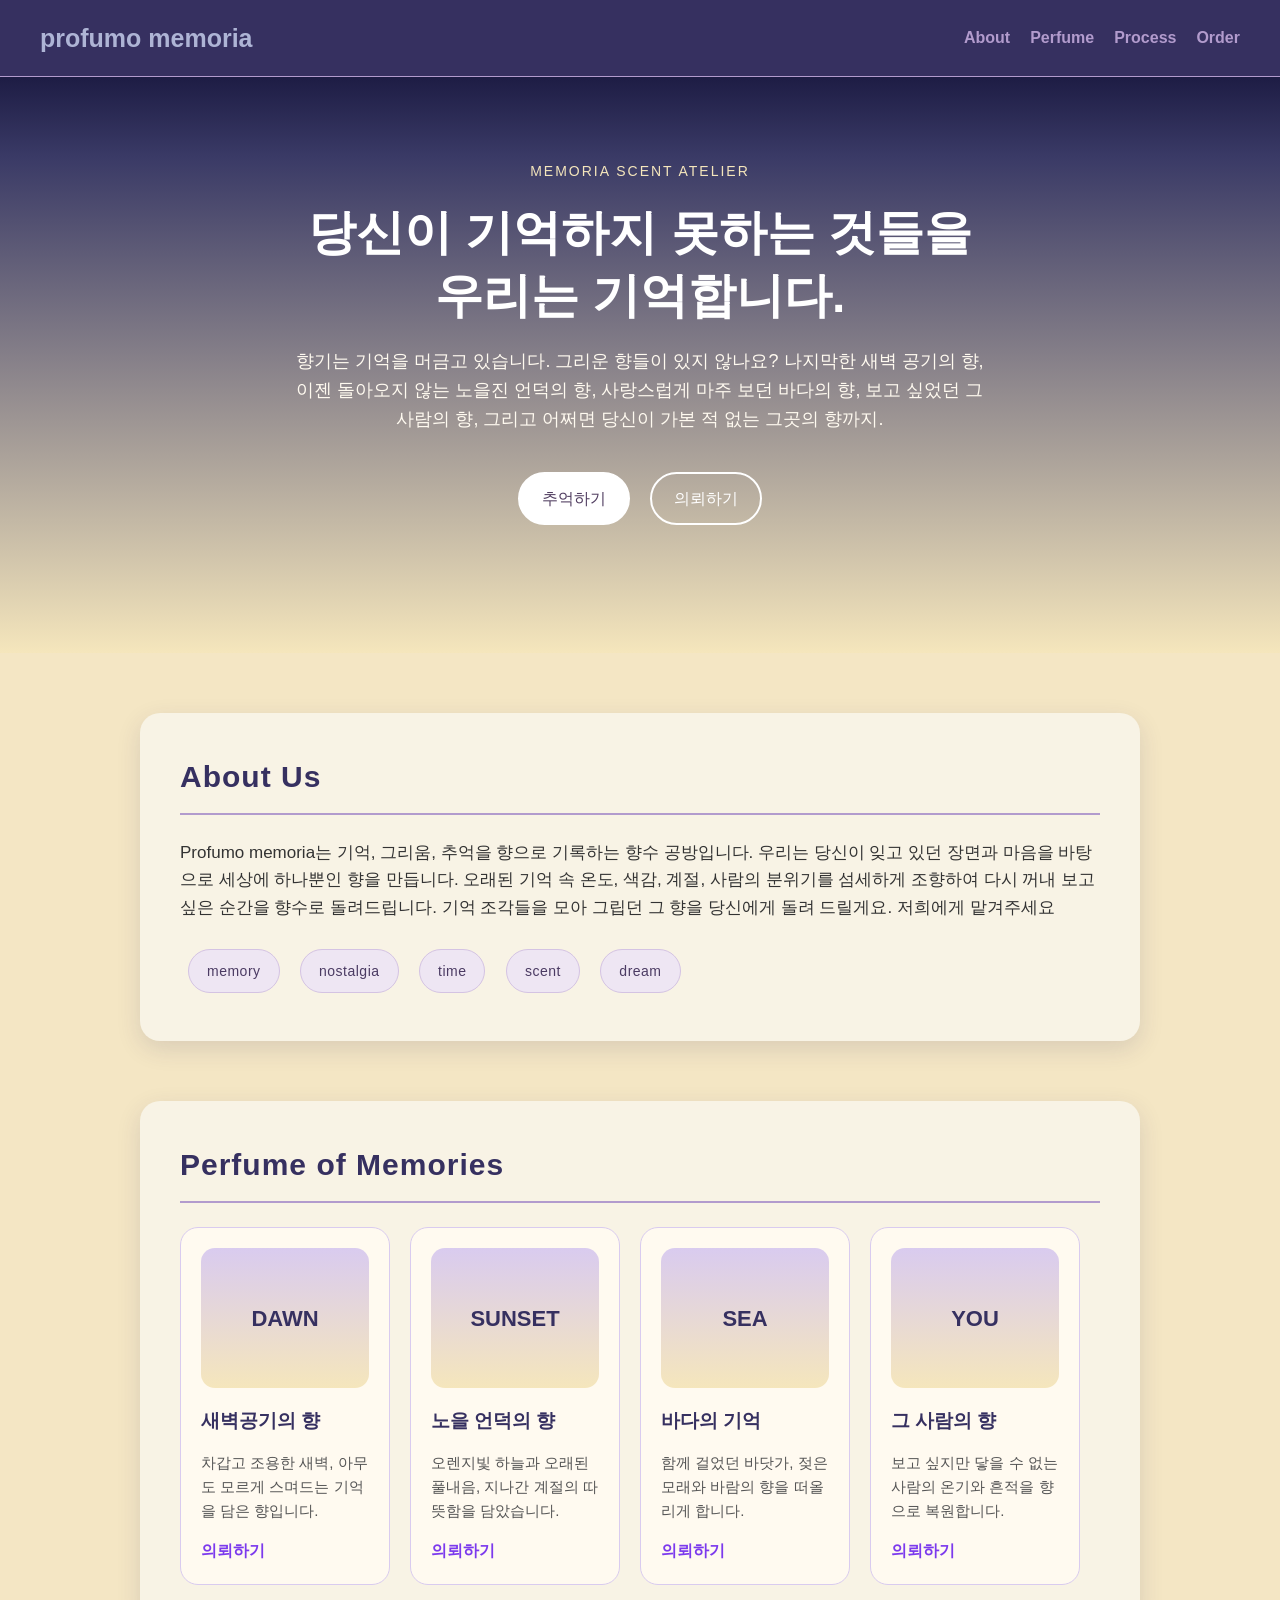
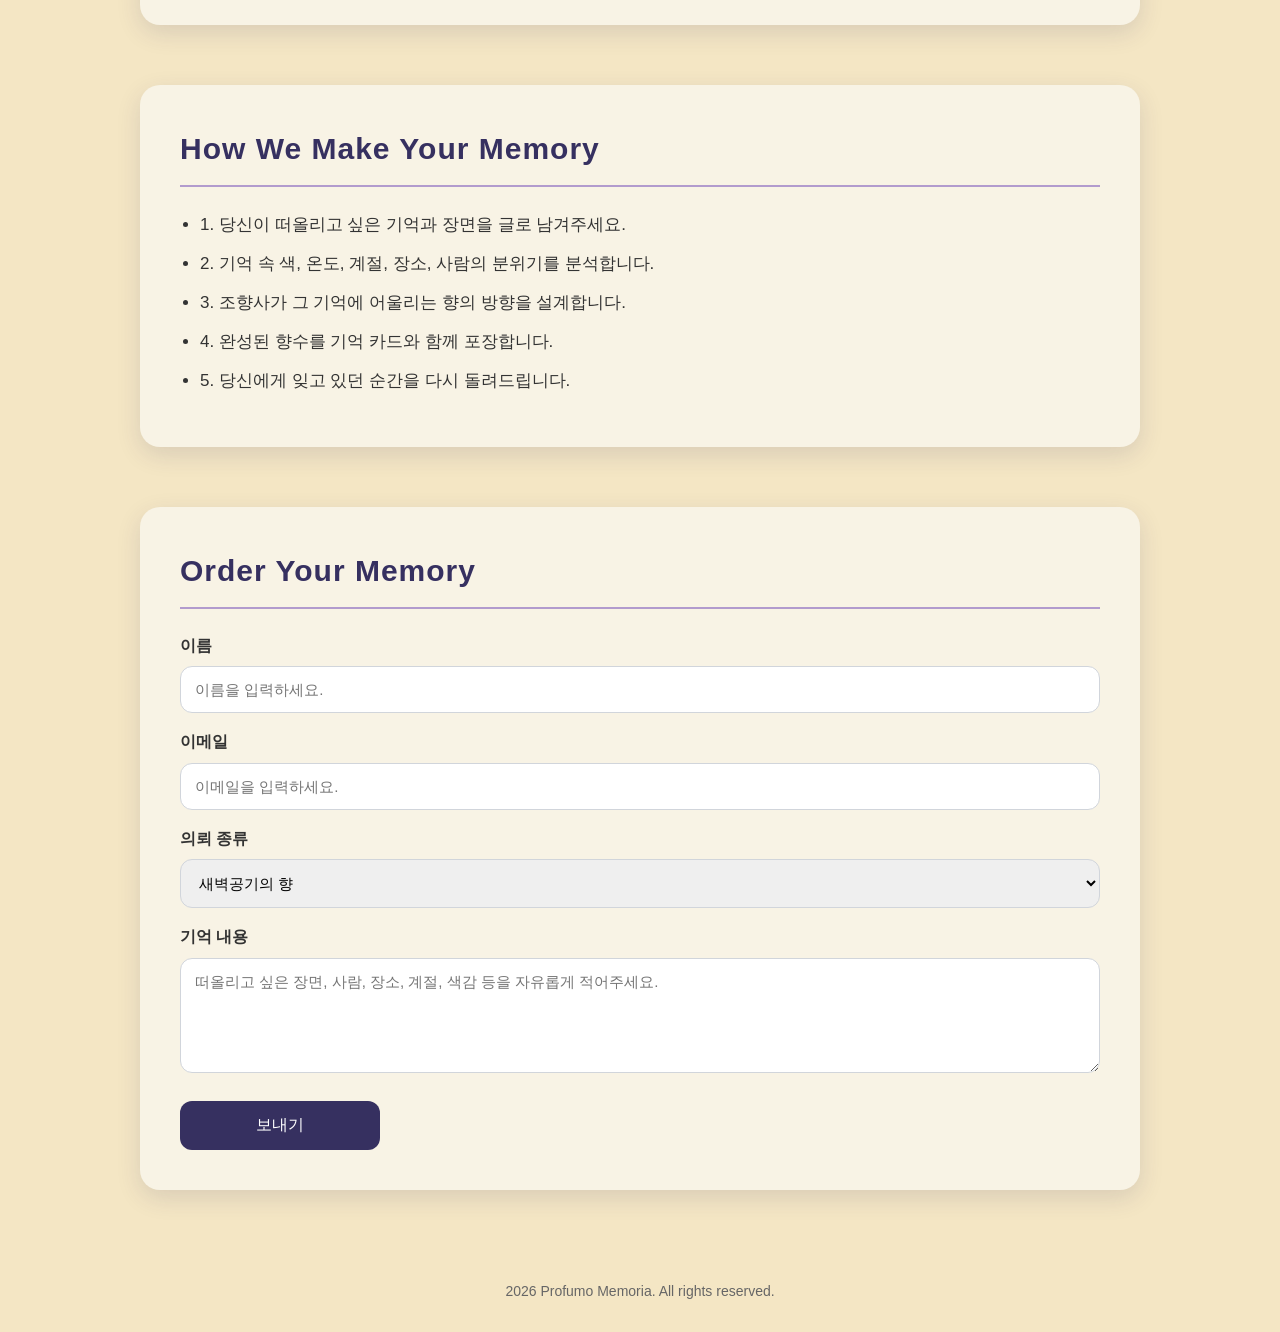
<file: index.html>
<!DOCTYPE html>
<html lang="ko">
<head>
  <meta charset="UTF-8">
  <meta name="viewport" content="width=device-width, initial-scale=1.0">
  <title>profumo memoria</title>
  <link rel="stylesheet" href="style.css">
</head>

<body>

  <nav>
    <div class="logo">profumo memoria</div>

    <ul>
      <li><a href="#about">About</a></li>
      <li><a href="#products">Perfume</a></li>
      <li><a href="#process">Process</a></li>
      <li><a href="#contact">Order</a></li>
    </ul>
  </nav>

  <header class="hero">
    <div class="hero-text">
      <p class="small-title">MEMORIA SCENT ATELIER</p>

      <h1>당신이 기억하지 못하는 것들을 <br> 우리는 기억합니다.</h1>

      <p class="hero-description">
        향기는 기억을 머금고 있습니다. 그리운 향들이 있지 않나요?
        나지막한 새벽 공기의 향, 이젠 돌아오지 않는 노을진 언덕의 향,
        사랑스럽게 마주 보던 바다의 향, 보고 싶었던 그 사람의 향,
        그리고 어쩌면 당신이 가본 적 없는 그곳의 향까지.
      </p>

      <div class="hero-buttons">
        <a href="#products" class="btn first">추억하기</a>
        <a href="#contact" class="btn second">의뢰하기</a>
      </div>
    </div>
  </header>

  <section id="about">
    <h2>About Us</h2>

    <p>
      Profumo memoria는 기억, 그리움, 추억을 향으로 기록하는 향수 공방입니다.
      우리는 당신이 잊고 있던 장면과 마음을 바탕으로 세상에 하나뿐인 향을 만듭니다.
      오래된 기억 속 온도, 색감, 계절, 사람의 분위기를 섬세하게 조향하여
      다시 꺼내 보고 싶은 순간을 향수로 돌려드립니다. 기억 조각들을 모아 그립던 그 향을 당신에게 돌려 드릴게요. 저희에게 맡겨주세요
    </p>

    <div class="skills">
      <span>memory</span>
      <span>nostalgia</span>
      <span>time</span>
      <span>scent</span>
      <span>dream</span>
    </div>
  </section>

  <section id="products">
    <h2>Perfume of Memories</h2>

    <div class="portfolio-grid">

      <div class="card">
        <div class="card-image">DAWN</div>
        <h3>새벽공기의 향</h3>
        <p>
          차갑고 조용한 새벽, 아무도 모르게 스며드는 기억을 담은 향입니다.
        </p>
        <a href="#contact">의뢰하기</a>
      </div>

      <div class="card">
        <div class="card-image">SUNSET</div>
        <h3>노을 언덕의 향</h3>
        <p>
          오렌지빛 하늘과 오래된 풀내음, 지나간 계절의 따뜻함을 담았습니다.
        </p>
        <a href="#contact">의뢰하기</a>
      </div>

      <div class="card">
        <div class="card-image">SEA</div>
        <h3>바다의 기억</h3>
        <p>
          함께 걸었던 바닷가, 젖은 모래와 바람의 향을 떠올리게 합니다.
        </p>
        <a href="#contact">의뢰하기</a>
      </div>

      <div class="card">
        <div class="card-image">YOU</div>
        <h3>그 사람의 향</h3>
        <p>
          보고 싶지만 닿을 수 없는 사람의 온기와 흔적을 향으로 복원합니다.
        </p>
        <a href="#contact">의뢰하기</a>
      </div>

    </div>
  </section>

  <section id="process">
    <h2>How We Make Your Memory</h2>

    <ul>
      <li>1. 당신이 떠올리고 싶은 기억과 장면을 글로 남겨주세요.</li>
      <li>2. 기억 속 색, 온도, 계절, 장소, 사람의 분위기를 분석합니다.</li>
      <li>3. 조향사가 그 기억에 어울리는 향의 방향을 설계합니다.</li>
      <li>4. 완성된 향수를 기억 카드와 함께 포장합니다.</li>
      <li>5. 당신에게 잊고 있던 순간을 다시 돌려드립니다.</li>
    </ul>
  </section>

  <section id="contact">
    <h2>Order Your Memory</h2>

    <form class="contact-form">

      <label for="name">이름</label>
      <input type="text" id="name" name="name" placeholder="이름을 입력하세요.">

      <label for="email">이메일</label>
      <input type="email" id="email" name="email" placeholder="이메일을 입력하세요.">

      <label for="type">의뢰 종류</label>
      <select id="type" name="type">
        <option>새벽공기의 향</option>
        <option>노을 언덕의 향</option>
        <option>바다의 기억</option>
        <option>그 사람의 향</option>
        <option>나만의 기억 맞춤 향수</option>
      </select>

      <label for="message">기억 내용</label>
      <textarea 
        id="message" 
        name="message" 
        placeholder="떠올리고 싶은 장면, 사람, 장소, 계절, 색감 등을 자유롭게 적어주세요." 
        rows="5"></textarea>

      <input type="submit" value="보내기">

    </form>
  </section>

  <footer>
    <p>2026 Profumo Memoria. All rights reserved.</p>
  </footer>

</body>
</html>
</file>
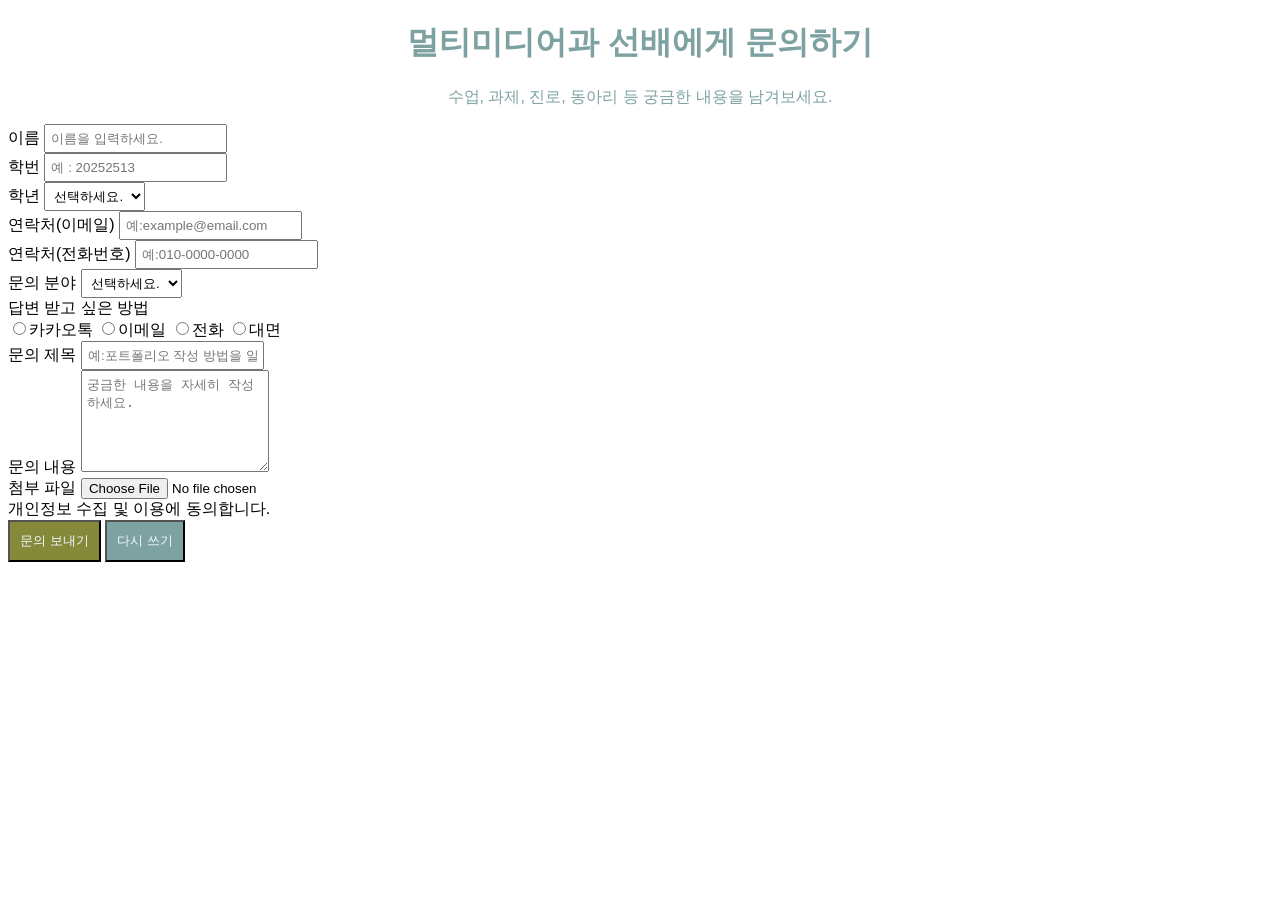
<file: page2.html>
<!DOCTYPE html>
<html lang="en">
<head>
    <meta charset="UTF-8">
    <meta name="viewport" content="width=device-width, initial-scale=1.0">
    <title>상담문의</title>
    <style>
       body{
        font-family: 'Segoe UI', Tahoma, Geneva, Verdana, sans-serif;
       }

       h1, P{
        text-align: center;
        color: rgb(126, 162, 162);
       }

       Input[type="reset"]{
        padding: 10px;
        background-color: rgb(126, 162, 162);
        color: aliceblue;
       }

       Input[type="submit"]{
        padding: 10px;
        background-color: rgb(133, 138, 58);
        color: aliceblue;
       }

       select, textarea, input[type="text"], input[type="email"],input[type="tel"]   {
        padding: 5px;
       }

    


    </style>
</head>
<body>
    <h1>멀티미디어과 선배에게 문의하기</h1>
    <p>수업, 과제, 진로, 동아리 등 궁금한 내용을 남겨보세요.</p>
    <form action="#" method="get">

        <div>
            <lable for="username">이름</lable>
            <input type="text" placeholder="이름을 입력하세요." name="username" id="username">
        </div>

        <div>
            <lable for="student-id">학번</lable>
            <input type="text" placeholder="예 : 20252513" name="student-id" id="student-id"> 
        </div>
       
        
        <div>
         <lable for="grade">학년</lable>
         <select name="grade">
           <option value="">선택하세요.</option>
           <option value="1">1학년</option>
           <option value="2">2학년</option>
           <option value="3">3학년</option>
           </select>
        </div>

        <div>
            <lable for="email">연락처(이메일)</lable>
            <input type="email" placeholder="예:example@email.com" name="email">
        </div>

        <div>
        <lable for="phone">연락처(전화번호)</lable>
        <input type="tel" placeholder="예:010-0000-0000" name="phone">
        </div>

        <div>
            <lable for="category">문의 분야</lable>
            <select name="category">
                <option value="">선택하세요.</option>
                <option value="class">수업</option>
                <option value="assignment">과제</option>
                <option value="portfolio">포트폴리오</option>
                <option value="career">진로</option>
                <option value="club">동아리 </option>
            </select>


            <div>
                <label>답변 받고 싶은 방법</label>
                <br>
                <lable><input type="radio" name="reply" value="kakao">카카오톡</lable>
                <label><input type="radio" name="reply" value="email">이메일</label>
                <label><input type="radio" name="reply" value="tel">전화</label>
                <lable><input type="radio" name="reply" value="offline">대면</label>
               
            </div>

            <div>
                <label for="title">문의 제목</label>
                <input type="text" name="title" placeholder="예:포트폴리오 작성 방법을 알려주세요.">
            </div>

            <div>
             <lable for="content">문의 내용</lable>
             <textarea name="content" placeholder="궁금한 내용을 자세히 작성하세요." rows="6"></textarea>
            </div>

            <div>
            <lable for="file">첨부 파일</lable>
            <input type="file" name="file">
            </div>

            <div>
              <lable type="checkbox" name="agree">
              개인정보 수집 및 이용에 동의합니다.
              </lable>

              <div>
                <input type="submit" value="문의 보내기">
                 <input type="reset" value="다시 쓰기">
              </div>


        </div>

    </form>

    
</body>
</html>
</file>
<file: style.css>
* {
  box-sizing: border-box;
  margin: 0;
  padding: 0;
  font-family: Arial, Helvetica, sans-serif;
}

body {
  background-color: #f4e6c4;
  color: #333;
  line-height: 1.6;
}

/* 네비게이션 */
nav {
  background-color: #363060;
  border-bottom: 1px solid #b29bcd;
  padding: 18px 40px;
  display: flex;
  justify-content: space-between;
  align-items: center;
  position: fixed;
  width: 100%;
  top: 0;
  left: 0;
  z-index: 1000;
}

.logo {
  font-size: 25px;
  font-weight: bold;
  color: #aeb4d5;
}

nav ul {
  list-style: none;
  display: flex;
  gap: 20px;
}

nav ul li a {
  text-decoration: none;
  color: #b29bcd;
  font-weight: bold;
}

nav ul li a:hover {
  color: #f5e6bc;
}

/* 메인 헤더 */
.hero {
  background: linear-gradient(
    180deg,
    rgba(2, 0, 36, 1) 0%,
    rgba(58, 58, 102, 1) 24%,
    rgba(245, 230, 188, 1) 100%
  );
  color: white;
  padding: 160px 20px 120px;
  text-align: center;
  animation: fadeUp 3s ease;
}

.small-title {
  font-size: 14px;
  letter-spacing: 2px;
  margin-bottom: 20px;
  color: #f5e6bc;
}

.hero h1 {
  font-size: 48px;
  margin-bottom: 20px;
  line-height: 1.3;
}

.hero-description {
  font-size: 18px;
  max-width: 700px;
  margin: 0 auto 30px auto;
  color: #fffaf0;
}

.btn {
  display: inline-block;
  padding: 12px 22px;
  border-radius: 30px;
  text-decoration: none;
  margin: 8px;
  transition: 0.3s;
}

.first {
  background-color: white;
  color: #503d60;
  border: 2px solid white;
}

.first:hover {
  background-color: #f5e6bc;
  color: #363060;
}

.second {
  border: 2px solid white;
  color: white;
}

.second:hover {
  background-color: white;
  color: #1e2a78;
}

/* 섹션 공통 */
section {
  background-color: #f8f3e5;
  width: 1000px;
  margin: 60px auto;
  padding: 40px;
  border-radius: 20px;
  color: #363060;
  box-shadow: rgba(54, 48, 96, 0.14) 0px 8px 24px;
}

section h2 {
  font-size: 30px;
  margin-bottom: 24px;
  color: #363060;
  letter-spacing: 1px;
  border-bottom: 2px solid #b29bcd;
  padding-bottom: 12px;
}

section p {
  font-size: 17px;
  color: #333;
  margin-bottom: 20px;
}

/* 키워드 */
.skills span {
  display: inline-block;
  background-color: #eee6f3;
  padding: 10px 18px;
  border-radius: 30px;
  margin: 8px;
  font-size: 14px;
  color: #4b3b63;
  border: 1px solid #d4c3e3;
  letter-spacing: 0.5px;
  transition: 0.3s;
}

.skills span:hover {
  background-color: #363060;
  color: #f8f1dd;
  transform: translate(0, -3px);
}

/* 과정 */
#process ul {
  font-size: 17px;
  color: #333;
  padding-left: 20px;
}

#process li {
  margin-bottom: 12px;
}

/* 상품 카드 */
.portfolio-grid {
  display: flex;
  gap: 20px;
  flex-wrap: wrap;
}

.card {
  width: 210px;
  border: 1px solid #d9cbef;
  border-radius: 18px;
  padding: 20px;
  transition: box-shadow 0.3s, transform 0.3s;
  background-color: #fffaf0;
}

.card:hover {
  transform: translate(0, -8px);
  box-shadow: 0 10px 24px rgba(0, 0, 0, 0.12);
}

.card h3 {
  color: #363060;
  margin-bottom: 15px;
}

.card p {
  color: #555;
  margin-bottom: 15px;
  font-size: 15px;
}

.card a {
  color: #7c3aed;
  text-decoration: none;
  font-weight: bold;
}

.card a:hover {
  text-decoration: underline;
}

.card-image {
  height: 140px;
  background: linear-gradient(180deg, #d9cbef, #f5e6bc);
  border-radius: 14px;
  font-size: 22px;
  font-weight: bold;
  color: #363060;
  display: flex;
  justify-content: center;
  align-items: center;
  margin-bottom: 18px;
}

/* 주문 폼 */
.contact-form label {
  display: block;
  margin-top: 16px;
  margin-bottom: 8px;
  color: #333;
  font-weight: bold;
}

.contact-form input,
.contact-form select,
.contact-form textarea {
  width: 100%;
  padding: 14px;
  border: 1px solid #d1d5db;
  border-radius: 12px;
  font-size: 15px;
}

.contact-form input[type="submit"] {
  margin-top: 20px;
  background-color: #363060;
  color: white;
  width: 200px;
  font-size: 16px;
  border: none;
  padding: 14px 24px;
  transition: background-color 0.3s, transform 0.3s;
  cursor: pointer;
}

.contact-form input[type="submit"]:hover {
  background-color: #7c3aed;
  transform: translate(0, -4px);
}

/* 푸터 */
footer {
  text-align: center;
  padding: 30px 20px;
  color: #666;
  font-size: 14px;
}

/* 애니메이션 */
@keyframes fadeUp {
  from {
    opacity: 0;
    transform: translate(0, 25px);
  }

  to {
    opacity: 1;
    transform: translate(0, 0);
  }
}
</file>
